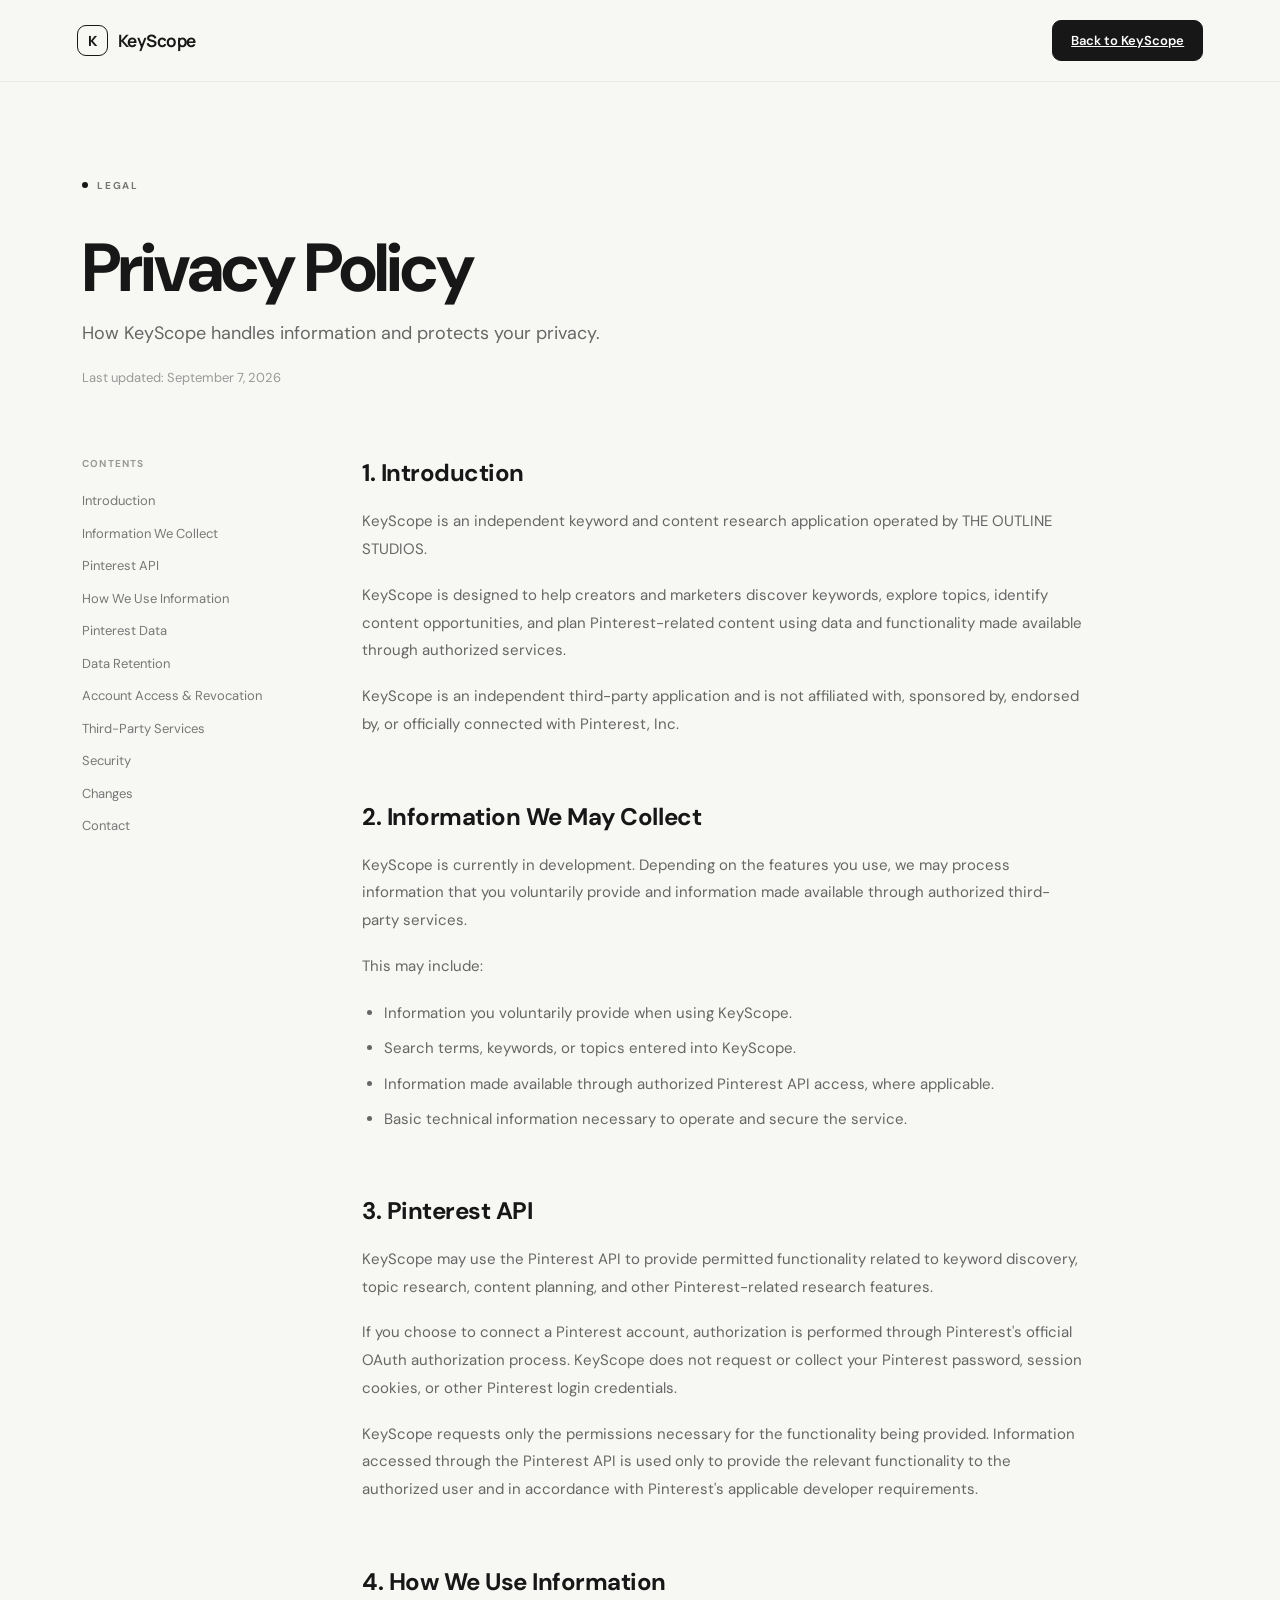
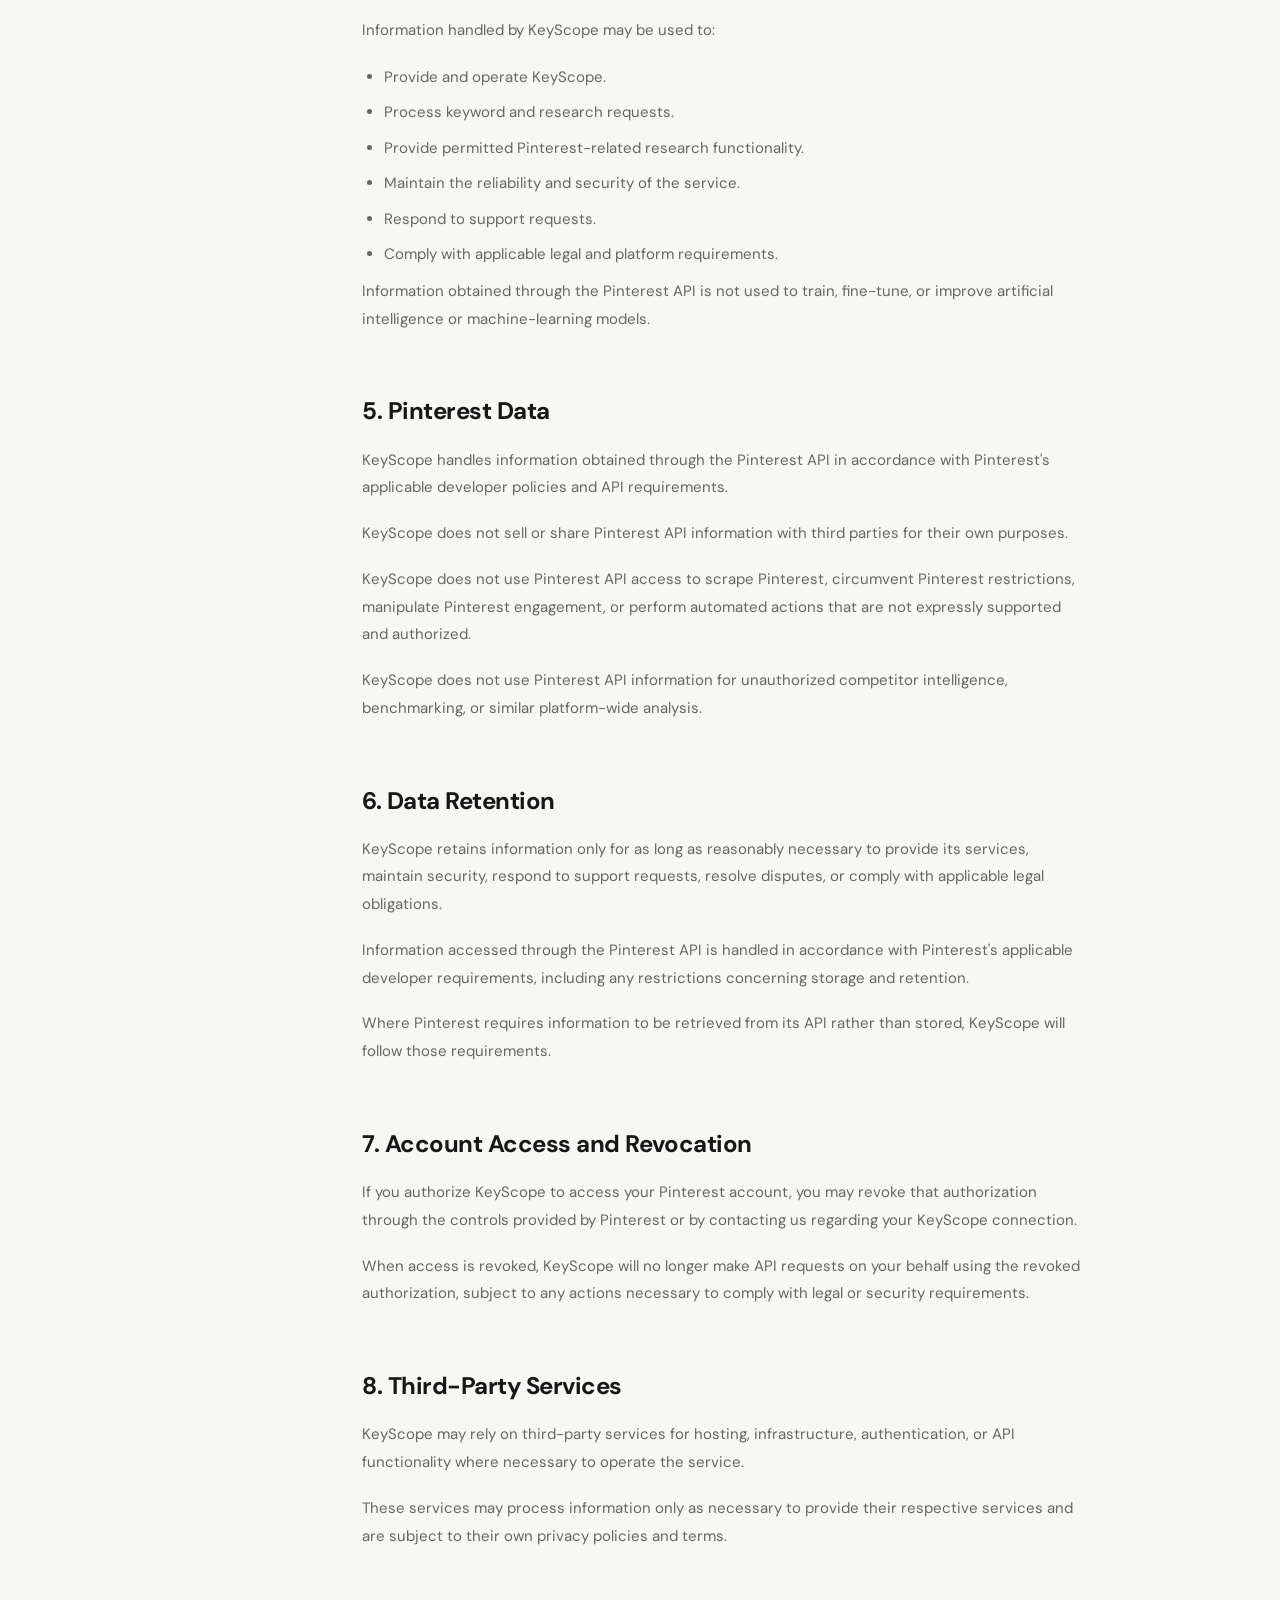
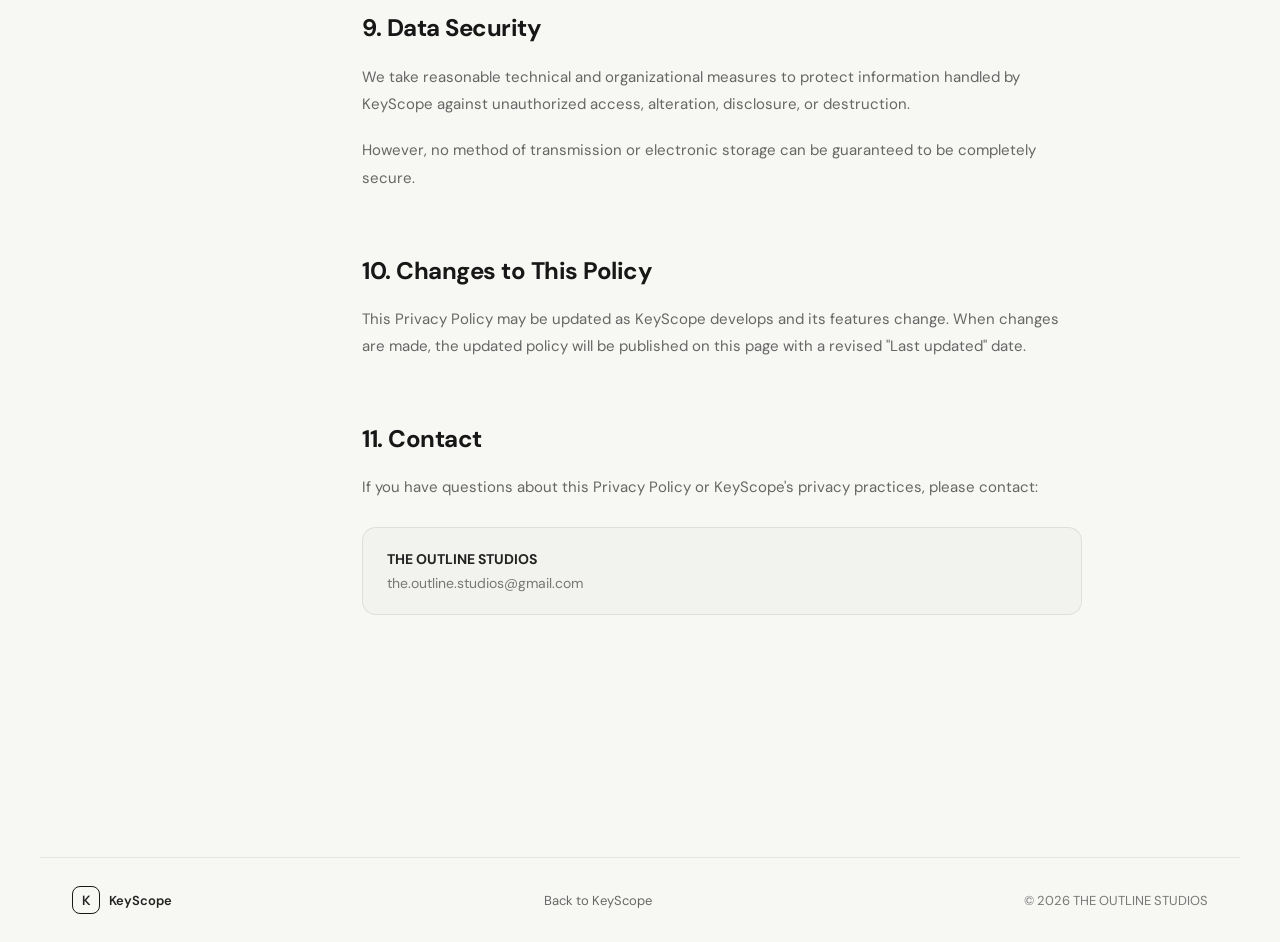
<file: privacy-policy.html>
<!DOCTYPE html>
<html lang="en">
<head>
    <meta charset="UTF-8">
    <meta name="viewport" content="width=device-width, initial-scale=1.0">

    <title>Privacy Policy — KeyScope</title>

<link rel="stylesheet" href="style.css"></head>

<body>

<header class="navbar">

    <div class="logo">
        <span class="logo-mark">K</span>
        <span class="logo-text">KeyScope</span>
    </div>

<a href="index.html" class="nav-button">Back to KeyScope</a>
</header>


<main class="privacy-page">

    <div class="privacy-header">

        <div class="eyebrow">
            <span class="eyebrow-dot"></span>
            LEGAL
        </div>

        <h1>Privacy Policy</h1>

        <p>
            How KeyScope handles information and protects your privacy.
        </p>

        <span class="privacy-date">
            Last updated: September 7, 2026
        </span>

    </div>


    <div class="privacy-layout">

        <aside class="privacy-sidebar">

            <span>CONTENTS</span>

            <a href="#introduction">Introduction</a>
            <a href="#information">Information We Collect</a>
            <a href="#pinterest">Pinterest API</a>
            <a href="#use">How We Use Information</a>
            <a href="#data">Pinterest Data</a>
            <a href="#retention">Data Retention</a>
            <a href="#access">Account Access & Revocation</a>
            <a href="#third-party">Third-Party Services</a>
            <a href="#security">Security</a>
            <a href="#changes">Changes</a>
            <a href="#contact">Contact</a>

        </aside>


        <article class="privacy-content">

            <section id="introduction">

                <h2>1. Introduction</h2>

                <p>
                    KeyScope is an independent keyword and content research
                    application operated by THE OUTLINE STUDIOS.
                </p>

                <p>
                    KeyScope is designed to help creators and marketers
                    discover keywords, explore topics, identify content
                    opportunities, and plan Pinterest-related content using
                    data and functionality made available through authorized
                    services.
                </p>

                <p>
                    KeyScope is an independent third-party application and is
                    not affiliated with, sponsored by, endorsed by, or
                    officially connected with Pinterest, Inc.
                </p>

            </section>


            <section id="information">

                <h2>2. Information We May Collect</h2>

                <p>
                    KeyScope is currently in development. Depending on the
                    features you use, we may process information that you
                    voluntarily provide and information made available through
                    authorized third-party services.
                </p>

                <p>
                    This may include:
                </p>

                <ul>
                    <li>
                        Information you voluntarily provide when using
                        KeyScope.
                    </li>

                    <li>
                        Search terms, keywords, or topics entered into
                        KeyScope.
                    </li>

                    <li>
                        Information made available through authorized
                        Pinterest API access, where applicable.
                    </li>

                    <li>
                        Basic technical information necessary to operate
                        and secure the service.
                    </li>
                </ul>

            </section>


            <section id="pinterest">

                <h2>3. Pinterest API</h2>

                <p>
                    KeyScope may use the Pinterest API to provide permitted
                    functionality related to keyword discovery, topic
                    research, content planning, and other Pinterest-related
                    research features.
                </p>

                <p>
                    If you choose to connect a Pinterest account,
                    authorization is performed through Pinterest's official
                    OAuth authorization process. KeyScope does not request
                    or collect your Pinterest password, session cookies, or
                    other Pinterest login credentials.
                </p>

                <p>
                    KeyScope requests only the permissions necessary for the
                    functionality being provided. Information accessed through
                    the Pinterest API is used only to provide the relevant
                    functionality to the authorized user and in accordance
                    with Pinterest's applicable developer requirements.
                </p>

            </section>


            <section id="use">

                <h2>4. How We Use Information</h2>

                <p>
                    Information handled by KeyScope may be used to:
                </p>

                <ul>
                    <li>
                        Provide and operate KeyScope.
                    </li>

                    <li>
                        Process keyword and research requests.
                    </li>

                    <li>
                        Provide permitted Pinterest-related research
                        functionality.
                    </li>

                    <li>
                        Maintain the reliability and security of the service.
                    </li>

                    <li>
                        Respond to support requests.
                    </li>

                    <li>
                        Comply with applicable legal and platform
                        requirements.
                    </li>
                </ul>

                <p>
                    Information obtained through the Pinterest API is not
                    used to train, fine-tune, or improve artificial
                    intelligence or machine-learning models.
                </p>

            </section>


            <section id="data">

                <h2>5. Pinterest Data</h2>

                <p>
                    KeyScope handles information obtained through the
                    Pinterest API in accordance with Pinterest's applicable
                    developer policies and API requirements.
                </p>

                <p>
                    KeyScope does not sell or share Pinterest API information
                    with third parties for their own purposes.
                </p>

                <p>
                    KeyScope does not use Pinterest API access to scrape
                    Pinterest, circumvent Pinterest restrictions, manipulate
                    Pinterest engagement, or perform automated actions that
                    are not expressly supported and authorized.
                </p>

                <p>
                    KeyScope does not use Pinterest API information for
                    unauthorized competitor intelligence, benchmarking, or
                    similar platform-wide analysis.
                </p>

            </section>


            <section id="retention">

                <h2>6. Data Retention</h2>

                <p>
                    KeyScope retains information only for as long as
                    reasonably necessary to provide its services, maintain
                    security, respond to support requests, resolve disputes,
                    or comply with applicable legal obligations.
                </p>

                <p>
                    Information accessed through the Pinterest API is handled
                    in accordance with Pinterest's applicable developer
                    requirements, including any restrictions concerning
                    storage and retention.
                </p>

                <p>
                    Where Pinterest requires information to be retrieved from
                    its API rather than stored, KeyScope will follow those
                    requirements.
                </p>

            </section>


            <section id="access">

                <h2>7. Account Access and Revocation</h2>

                <p>
                    If you authorize KeyScope to access your Pinterest
                    account, you may revoke that authorization through the
                    controls provided by Pinterest or by contacting us
                    regarding your KeyScope connection.
                </p>

                <p>
                    When access is revoked, KeyScope will no longer make API
                    requests on your behalf using the revoked authorization,
                    subject to any actions necessary to comply with legal or
                    security requirements.
                </p>

            </section>


            <section id="third-party">

                <h2>8. Third-Party Services</h2>

                <p>
                    KeyScope may rely on third-party services for hosting,
                    infrastructure, authentication, or API functionality
                    where necessary to operate the service.
                </p>

                <p>
                    These services may process information only as necessary
                    to provide their respective services and are subject to
                    their own privacy policies and terms.
                </p>

            </section>


            <section id="security">

                <h2>9. Data Security</h2>

                <p>
                    We take reasonable technical and organizational measures
                    to protect information handled by KeyScope against
                    unauthorized access, alteration, disclosure, or
                    destruction.
                </p>

                <p>
                    However, no method of transmission or electronic storage
                    can be guaranteed to be completely secure.
                </p>

            </section>


            <section id="changes">

                <h2>10. Changes to This Policy</h2>

                <p>
                    This Privacy Policy may be updated as KeyScope develops
                    and its features change. When changes are made, the
                    updated policy will be published on this page with a
                    revised "Last updated" date.
                </p>

            </section>


            <section id="contact">

                <h2>11. Contact</h2>

                <p>
                    If you have questions about this Privacy Policy or
                    KeyScope's privacy practices, please contact:
                </p>

                <div class="contact-card">

                    <strong>THE OUTLINE STUDIOS</strong>

                    <span>the.outline.studios@gmail.com</span>

                </div>

            </section>

        </article>

    </div>

</main>


<footer class="site-footer">

    <div class="footer-brand">
        <span class="logo-mark">K</span>
        <span>KeyScope</span>
    </div>

    <div class="footer-links">
        <a href="index.html">Back to KeyScope</a> 
    </div>

    <p>
        © 2026 THE OUTLINE STUDIOS
    </p>

</footer>


</body>
</html>
</file>
<file: style.css>
@import url('https://fonts.googleapis.com/css2?family=DM+Sans:wght@400;500;600;700&family=Manrope:wght@500;600;700;800&display=swap');

:root {
    --background: #f7f7f4;
    --surface: #ffffff;
    --text: #171717;
    --muted: #777773;
    --border: #e7e7e1;
    --accent: #171717;
}

* {
    margin: 0;
    padding: 0;
    box-sizing: border-box;
}

html {
    scroll-behavior: smooth;
}

body {
    background: var(--background);
    color: var(--text);
    font-family: "DM Sans", sans-serif;
    min-height: 100vh;
    -webkit-font-smoothing: antialiased;
}


/* =========================
   NAVIGATION
========================= */

.navbar {
    width: 100%;
    height: 82px;

    display: flex;
    align-items: center;
    justify-content: space-between;

    padding: 0 6vw;

    border-bottom: 1px solid rgba(0, 0, 0, 0.06);
}

.logo {
    display: flex;
    align-items: center;
    gap: 10px;
}

.logo-mark {
    width: 31px;
    height: 31px;

    display: flex;
    align-items: center;
    justify-content: center;

    border: 1.5px solid #171717;
    border-radius: 9px;

    font-family: "Manrope", sans-serif;
    font-weight: 800;
    font-size: 14px;
}

.logo-text {
    font-family: "Manrope", sans-serif;
    font-size: 17px;
    font-weight: 700;
    letter-spacing: -0.5px;
}

.nav-links {
    display: flex;
    gap: 36px;
    margin-left: 90px;
}

.nav-links a {
    color: #686864;
    text-decoration: none;
    font-size: 13px;
    font-weight: 500;

    transition: color 0.2s ease;
}

.nav-links a:hover {
    color: #171717;
}

.nav-button {
    border: 1px solid #171717;
    background: #171717;
    color: white;

    padding: 11px 18px;
    border-radius: 9px;

    font-family: inherit;
    font-size: 13px;
    font-weight: 600;

    cursor: pointer;

    transition:
        transform 0.2s ease,
        background 0.2s ease;
}

.nav-button:hover {
    transform: translateY(-1px);
    background: #2b2b2b;
}


/* =========================
   HERO
========================= */

.hero {
    max-width: 1320px;
    min-height: 650px;

    margin: 0 auto;

    padding: 105px 6vw 70px;

    display: grid;
    grid-template-columns: 1.05fr 0.95fr;
    align-items: center;

    gap: 70px;
}

.hero-content {
    max-width: 650px;
}

.eyebrow {
    display: inline-flex;
    align-items: center;
    gap: 9px;

    font-size: 10px;
    font-weight: 700;
    letter-spacing: 1.8px;

    color: #777773;

    margin-bottom: 24px;
}

.eyebrow-dot {
    width: 6px;
    height: 6px;

    background: #171717;
    border-radius: 50%;
}

.hero h1 {
    font-family: "Manrope", sans-serif;

    font-size: clamp(48px, 5vw, 74px);
    line-height: 0.98;

    letter-spacing: -4px;
    font-weight: 700;

    max-width: 680px;
}

.hero h1 span {
    display: block;
    color: #8a8a85;
}

.hero-description {
    max-width: 490px;

    margin-top: 28px;

    color: var(--muted);

    font-size: 16px;
    line-height: 1.7;
}


/* =========================
   SEARCH
========================= */

.search-container {
    margin-top: 38px;

    width: min(590px, 100%);
    height: 62px;

    display: flex;
    align-items: center;

    background: white;

    border: 1px solid #deded7;
    border-radius: 13px;

    padding: 6px 6px 6px 19px;

    box-shadow:
        0 10px 35px rgba(0, 0, 0, 0.05),
        0 2px 8px rgba(0, 0, 0, 0.025);

    transition:
        border-color 0.2s ease,
        box-shadow 0.2s ease;
}

.search-container:focus-within {
    border-color: #aaa9a2;

    box-shadow:
        0 12px 40px rgba(0, 0, 0, 0.07),
        0 2px 8px rgba(0, 0, 0, 0.03);
}

.search-icon {
    font-size: 25px;
    line-height: 1;

    color: #999993;

    margin-right: 11px;
}

.search-container input {
    flex: 1;

    min-width: 0;

    border: none;
    outline: none;

    background: transparent;

    color: #171717;

    font-family: inherit;
    font-size: 14px;
}

.search-container input::placeholder {
    color: #a2a29c;
}

.search-container button {
    height: 48px;

    padding: 0 19px;

    border: none;
    border-radius: 9px;

    background: #171717;
    color: white;

    font-family: inherit;
    font-size: 13px;
    font-weight: 600;

    cursor: pointer;

    display: flex;
    align-items: center;
    gap: 14px;

    transition:
        transform 0.2s ease,
        background 0.2s ease;
}

.search-container button span {
    font-size: 17px;
}

.search-container button:hover {
    background: #292929;
    transform: translateX(1px);
}

.search-note {
    margin-top: 14px;

    display: flex;
    align-items: center;
    flex-wrap: wrap;
    gap: 8px;

    color: #969690;

    font-size: 11px;
}

.suggestion {
    border: 1px solid #deded8;
    background: transparent;

    border-radius: 100px;

    padding: 5px 10px;

    color: #777772;

    font-family: inherit;
    font-size: 11px;

    cursor: pointer;

    transition:
        background 0.2s ease,
        color 0.2s ease;
}

.suggestion:hover {
    background: #171717;
    color: white;
}


/* =========================
   RESEARCH CARD
========================= */

.hero-visual {
    display: flex;
    justify-content: center;
}

.research-card {
    width: min(450px, 100%);

    background: var(--surface);

    border: 1px solid #e3e3dc;
    border-radius: 20px;

    padding: 27px;

    box-shadow:
        0 30px 80px rgba(0, 0, 0, 0.07),
        0 4px 12px rgba(0, 0, 0, 0.025);

    transform: rotate(1.2deg);

    transition: transform 0.4s ease;
}

.research-card:hover {
    transform: rotate(0deg) translateY(-5px);
}

.card-header {
    display: flex;
    justify-content: space-between;
    align-items: flex-start;

    padding-bottom: 23px;

    border-bottom: 1px solid #eeeeea;
}

.card-label {
    font-size: 9px;
    font-weight: 700;
    letter-spacing: 1.5px;
    color: #999992;
}

.card-header h3 {
    margin-top: 7px;

    font-family: "Manrope", sans-serif;
    font-size: 17px;
    font-weight: 700;

    letter-spacing: -0.5px;
}

.card-menu {
    color: #aaa9a2;
    letter-spacing: 2px;
    font-size: 12px;
}


/* =========================
   KEYWORD ROWS
========================= */

.keyword-preview {
    padding: 7px 0;
}

.keyword-row {
    display: flex;
    align-items: center;
    justify-content: space-between;

    padding: 18px 8px;

    border-bottom: 1px solid #eeeeea;
}

.keyword-row:last-child {
    border-bottom: none;
}

.keyword-row strong {
    display: block;

    font-size: 13px;
    font-weight: 600;

    letter-spacing: -0.2px;
}

.keyword-row span {
    display: block;

    margin-top: 5px;

    font-size: 10px;
    color: #999992;
}

.keyword-metric strong {
    font-size: 12px;
    font-weight: 600;
}

.keyword-row.featured {
    background: #fafaf7;

    border-radius: 9px;

    padding-left: 13px;
    padding-right: 13px;
}


/* =========================
   CARD FOOTER
========================= */

.card-footer {
    margin-top: 12px;

    padding-top: 18px;

    border-top: 1px solid #eeeeea;

    display: flex;
    justify-content: space-between;

    font-size: 9px;
    font-weight: 700;

    letter-spacing: 1.4px;

    color: #a09f98;
}


/* =========================
   POSITIONING
========================= */

.positioning {
    border-top: 1px solid #e5e5df;

    max-width: 1200px;

    margin: 0 auto;

    padding: 28px 6vw 50px;
}

.positioning p {
    color: #999993;

    font-size: 11px;
    letter-spacing: 0.2px;
}


/* =========================
   RESPONSIVE
========================= */

@media (max-width: 900px) {

    .navbar {
        padding: 0 5vw;
    }

    .nav-links {
        display: none;
    }

    .hero {
        grid-template-columns: 1fr;

        padding-top: 80px;

        gap: 60px;
    }

    .hero-content {
        max-width: 700px;
    }

    .hero-visual {
        justify-content: flex-start;
    }
}


@media (max-width: 550px) {

    .navbar {
        height: 72px;
    }

    .nav-button {
        padding: 9px 13px;
    }

    .hero {
        padding: 65px 5vw 50px;
    }

    .hero h1 {
        font-size: 48px;
        letter-spacing: -2.8px;
    }

    .hero-description {
        font-size: 14px;
    }

    .search-container {
        height: auto;
        padding: 7px;
    }

    .search-container input {
        width: 100%;
    }

    .search-container button {
        padding: 0 14px;
    }

    .research-card {
        padding: 21px;
    }
}

/* =========================
   RESULTS WORKSPACE
========================= */

.results-section {
    max-width: 1200px;
    margin: 40px auto 100px;
    padding: 0 6vw;

    opacity: 0;
    transform: translateY(25px);
    max-height: 0;
    overflow: hidden;

    transition:
        opacity 0.5s ease,
        transform 0.5s ease,
        max-height 0.8s ease;
}

.results-section.visible {
    opacity: 1;
    transform: translateY(0);
    max-height: 1200px;
}

.results-heading {
    display: flex;
    align-items: flex-end;
    justify-content: space-between;

    padding-bottom: 25px;
    border-bottom: 1px solid #e3e3dc;
}

.results-label {
    font-size: 9px;
    font-weight: 700;
    letter-spacing: 1.7px;
    color: #999992;
}

.results-heading h2 {
    margin-top: 8px;

    font-family: "Manrope", sans-serif;
    font-size: 28px;
    letter-spacing: -1.2px;
    font-weight: 700;
}

.new-search {
    border: 1px solid #deded8;
    background: white;

    padding: 10px 14px;
    border-radius: 8px;

    font-family: inherit;
    font-size: 12px;
    font-weight: 600;

    color: #555550;

    cursor: pointer;

    display: flex;
    align-items: center;
    gap: 10px;

    transition:
        background 0.2s ease,
        color 0.2s ease;
}

.new-search:hover {
    background: #171717;
    color: white;
}


/* =========================
   INSIGHT CARDS
========================= */

.insight-grid {
    display: grid;
    grid-template-columns: repeat(3, 1fr);

    gap: 12px;

    margin-top: 20px;
}

.insight-card {
    background: white;

    border: 1px solid #e5e5df;
    border-radius: 13px;

    padding: 22px;

    min-height: 125px;

    display: flex;
    flex-direction: column;
    justify-content: space-between;
}

.insight-card > span {
    font-size: 9px;
    font-weight: 700;
    letter-spacing: 1.4px;
    color: #999992;
}

.insight-card strong {
    font-family: "Manrope", sans-serif;

    font-size: 23px;
    letter-spacing: -0.8px;
}

.insight-card small {
    font-size: 10px;
    color: #999992;
}


/* =========================
   KEYWORD TABLE
========================= */

.keyword-table {
    margin-top: 35px;

    background: white;

    border: 1px solid #e3e3dc;
    border-radius: 15px;

    overflow: hidden;
}

.table-header,
.result-row {
    display: grid;
    grid-template-columns: 2fr 1fr 1fr;

    align-items: center;
}

.table-header {
    padding: 15px 22px;

    background: #fafaf7;

    border-bottom: 1px solid #e8e8e2;

    font-size: 9px;
    font-weight: 700;
    letter-spacing: 1.3px;

    color: #999992;
}

.result-row {
    padding: 20px 22px;

    border-bottom: 1px solid #eeeeea;

    font-size: 12px;

    transition: background 0.2s ease;
}

.result-row:last-child {
    border-bottom: none;
}

.result-row:hover {
    background: #fafaf7;
}

.result-row strong {
    font-weight: 600;
}

.result-row small {
    display: block;

    margin-top: 5px;

    font-size: 10px;
    color: #999992;
}

.momentum {
    font-weight: 600;
}

.demo-disclaimer {
    margin-top: 14px;

    text-align: right;

    font-size: 9px;
    line-height: 1.5;

    color: #aaa9a2;
}


/* =========================
   MOBILE RESULTS
========================= */

@media (max-width: 700px) {

    .results-section {
        padding: 0 5vw;
    }

    .results-heading {
        align-items: flex-start;
        gap: 20px;
        flex-direction: column;
    }

    .results-heading h2 {
        font-size: 23px;
    }

    .insight-grid {
        grid-template-columns: 1fr;
    }

    .table-header,
    .result-row {
        grid-template-columns: 1.7fr 0.8fr 0.9fr;
    }

    .table-header,
    .result-row {
        padding-left: 15px;
        padding-right: 15px;
    }

    .result-row {
        font-size: 11px;
    }

    .result-row small {
        font-size: 9px;
    }
}

/* =========================
   SITE FOOTER
========================= */

.site-footer {
    width: 100%;
    max-width: 1200px;
    margin: 80px auto 0;
    padding: 28px 32px;
    border-top: 1px solid rgba(0, 0, 0, 0.08);

    display: flex;
    align-items: center;
    justify-content: space-between;
    gap: 24px;

    font-size: 13px;
    color: #777;
}

.footer-brand {
    display: flex;
    align-items: center;
    gap: 9px;

    font-weight: 600;
    color: #222;
}

.footer-brand .logo-mark {
    display: flex;
    align-items: center;
    justify-content: center;

    width: 28px;
    height: 28px;

    border-radius: 8px;

    font-size: 13px;
    font-weight: 700;
}

.footer-links {
    display: flex;
    align-items: center;
    gap: 24px;
}

.footer-links a {
    color: #666;
    text-decoration: none;
    transition: color 0.2s ease;
}

.footer-links a:hover {
    color: #111;
}

.site-footer > p {
    margin: 0;
}

/* =========================
   PRIVACY POLICY
========================= */

.privacy-page {
    max-width: 1180px;
    margin: 0 auto;
    padding: 90px 32px 100px;
}

.privacy-header {
    max-width: 760px;
    margin-bottom: 70px;
}

.privacy-header h1 {
    margin: 18px 0 16px;
    font-size: clamp(42px, 6vw, 68px);
    line-height: 1;
    letter-spacing: -0.04em;
}

.privacy-header p {
    margin: 0 0 18px;
    font-size: 18px;
    line-height: 1.7;
    color: #666;
}

.privacy-date {
    font-size: 13px;
    color: #999;
}


/* Privacy layout */

.privacy-layout {
    display: grid;
    grid-template-columns: 190px minmax(0, 720px);
    gap: 90px;
    align-items: start;
}

.privacy-sidebar {
    position: sticky;
    top: 30px;

    display: flex;
    flex-direction: column;
    gap: 13px;
}

.privacy-sidebar > span {
    margin-bottom: 8px;

    font-size: 10px;
    font-weight: 700;
    letter-spacing: 0.12em;
    color: #999;
}

.privacy-sidebar a {
    color: #777;
    text-decoration: none;
    font-size: 13px;
    line-height: 1.5;
    transition: color 0.2s ease;
}

.privacy-sidebar a:hover {
    color: #111;
}


/* Privacy content */

.privacy-content {
    min-width: 0;
}

.privacy-content section {
    margin-bottom: 62px;
    scroll-margin-top: 40px;
}

.privacy-content h2 {
    margin: 0 0 20px;

    font-size: 24px;
    line-height: 1.3;
    letter-spacing: -0.02em;
}

.privacy-content p {
    margin: 0 0 18px;

    font-size: 15px;
    line-height: 1.85;
    color: #666;
}

.privacy-content ul {
    margin: 20px 0 0;
    padding-left: 22px;
}

.privacy-content li {
    margin-bottom: 10px;

    font-size: 15px;
    line-height: 1.7;
    color: #666;
}

.contact-card {
    margin-top: 25px;
    padding: 22px 24px;

    border: 1px solid rgba(0, 0, 0, 0.08);
    border-radius: 14px;

    display: flex;
    flex-direction: column;
    gap: 6px;

    background: rgba(0, 0, 0, 0.02);
}

.contact-card strong {
    font-size: 14px;
    color: #222;
}

.contact-card span {
    font-size: 14px;
    color: #777;
}


/* Mobile */

@media (max-width: 800px) {

    .privacy-page {
        padding: 60px 22px 70px;
    }

    .privacy-header {
        margin-bottom: 50px;
    }

    .privacy-layout {
        grid-template-columns: 1fr;
        gap: 45px;
    }

    .privacy-sidebar {
        position: static;

        padding-bottom: 25px;
        border-bottom: 1px solid rgba(0, 0, 0, 0.08);
    }

    .privacy-sidebar a {
        display: none;
    }

    .privacy-sidebar > span {
        margin-bottom: 0;
    }

    .site-footer {
        margin-top: 50px;
        padding: 25px 22px;

        flex-direction: column;
        align-items: flex-start;
    }

}
</file>
